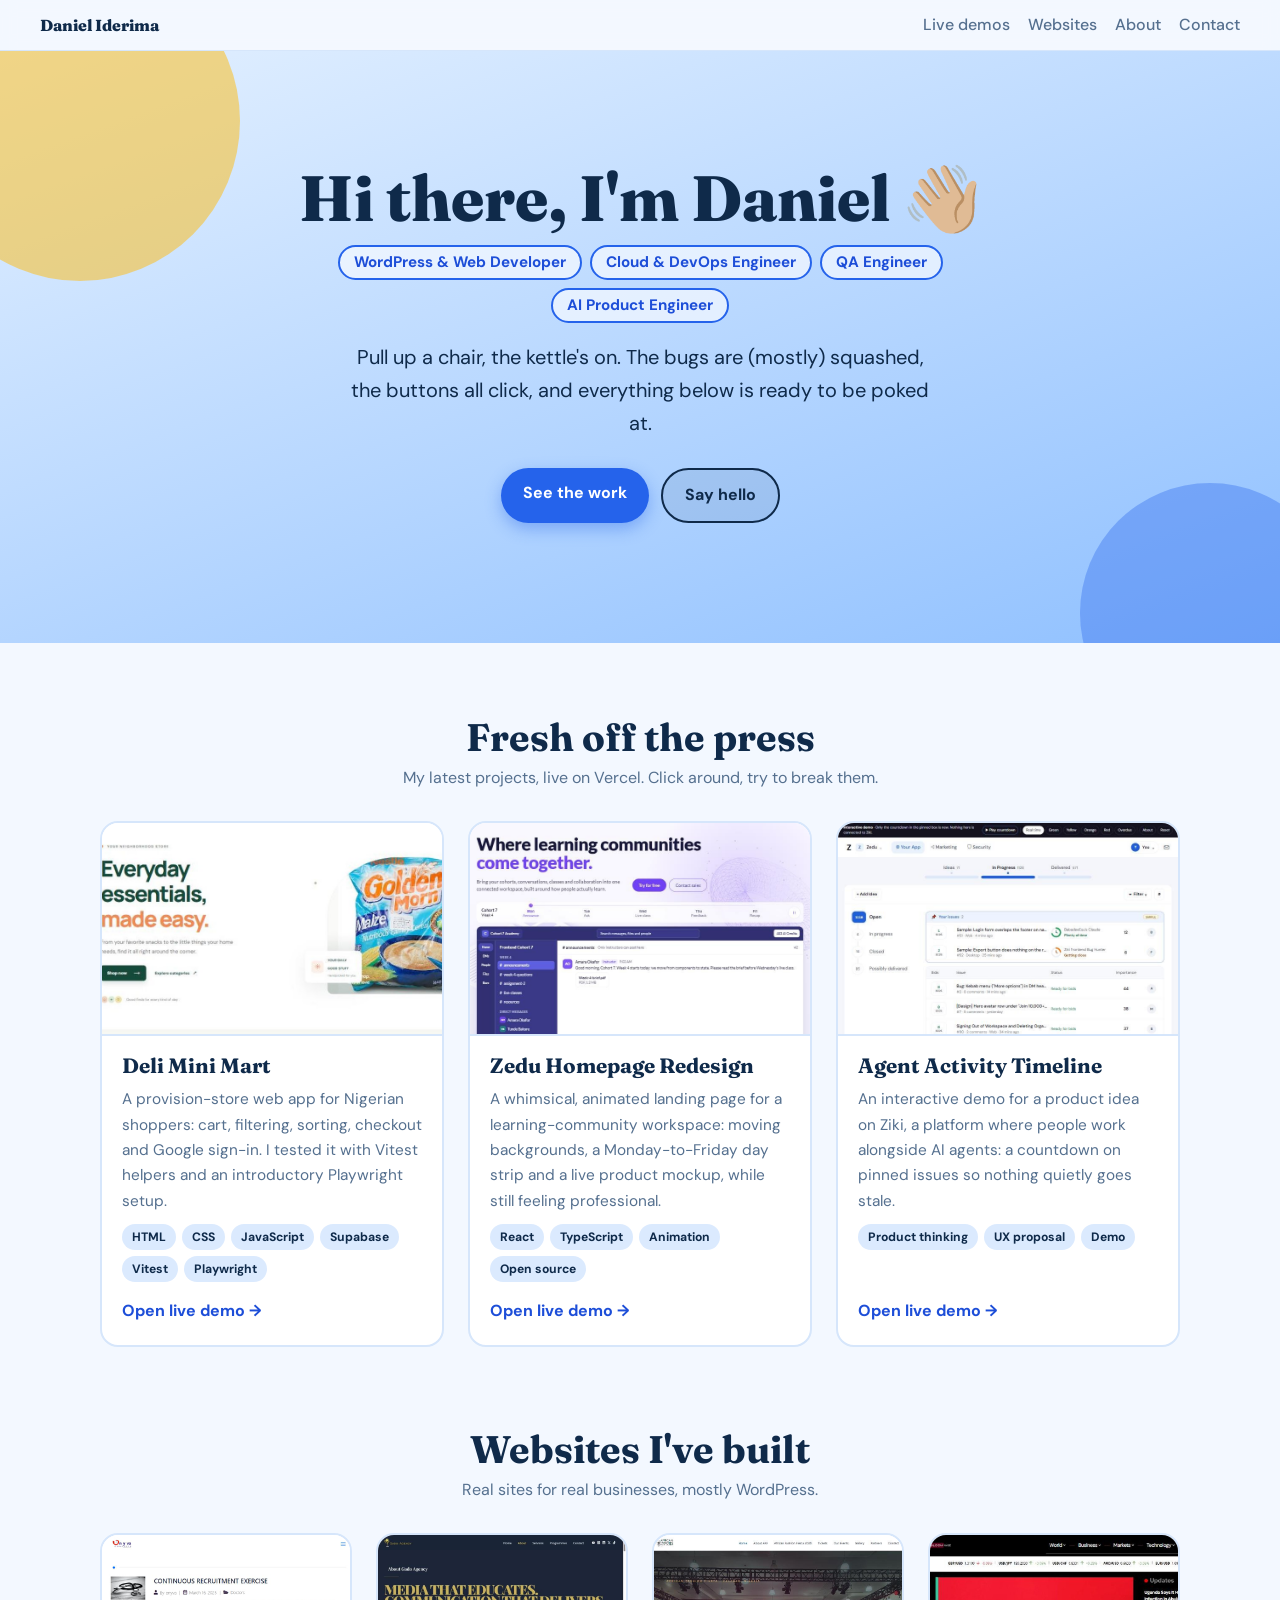
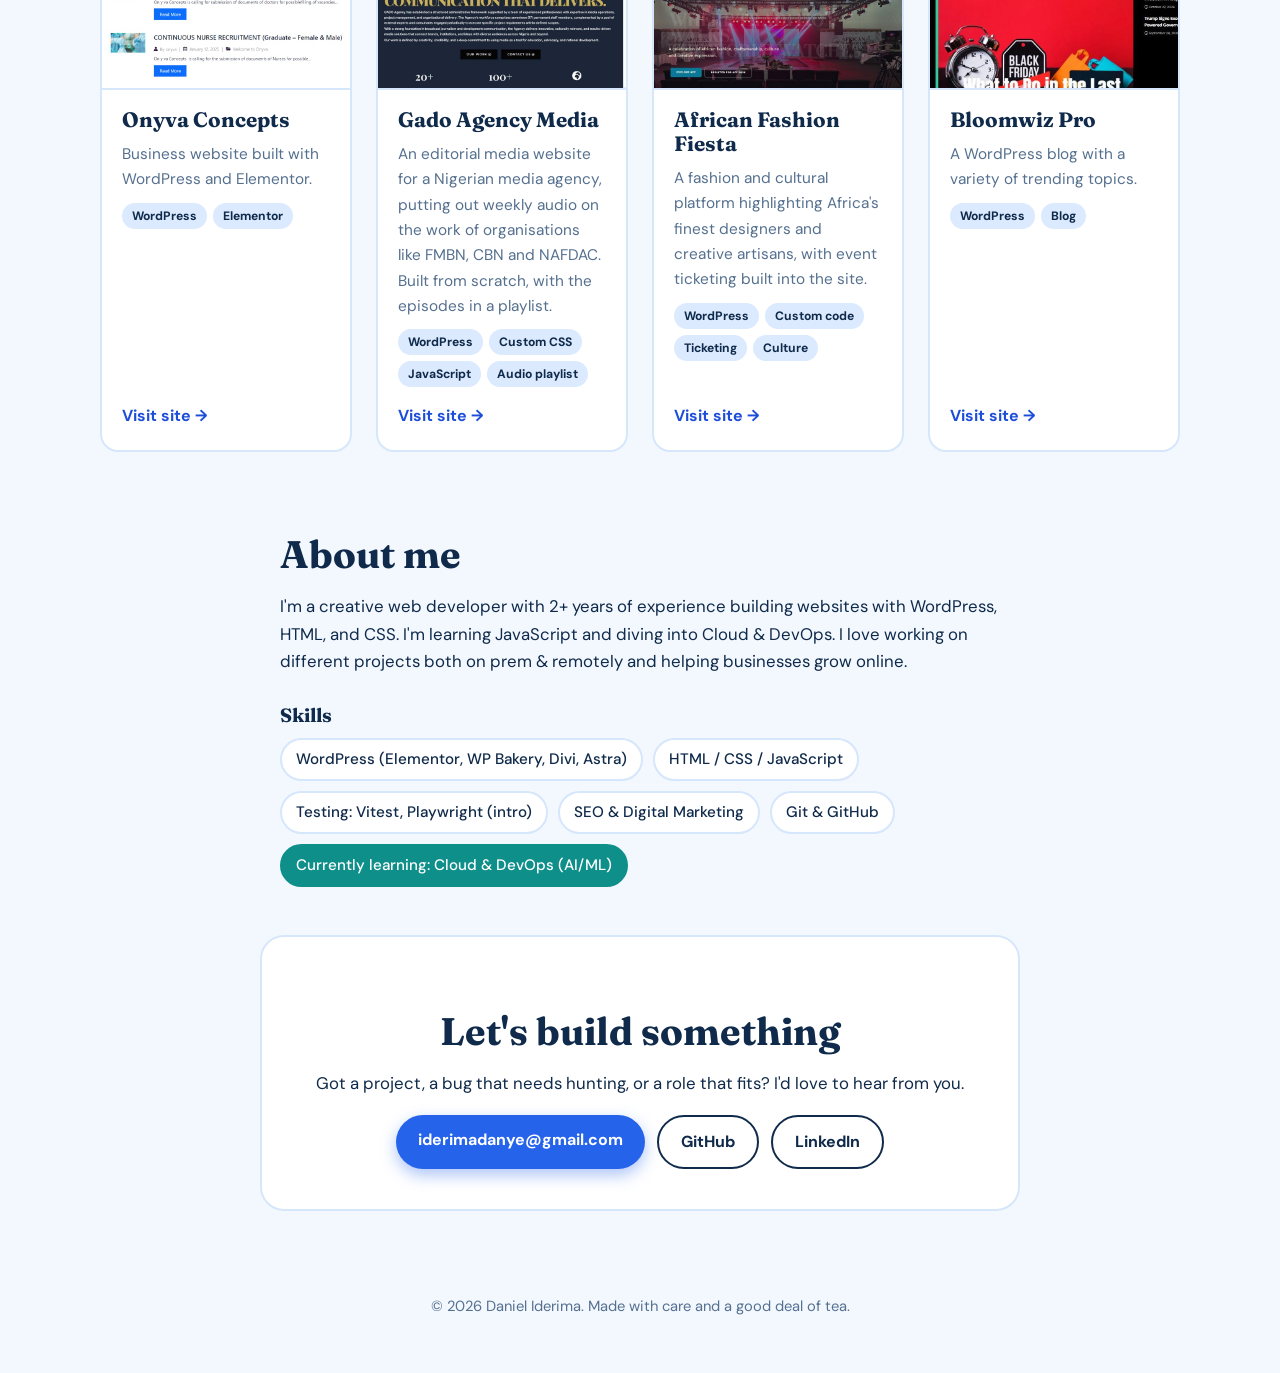
<file: index.html>
<!DOCTYPE html>
<html lang="en">
<head>
    <meta charset="UTF-8">
    <meta name="viewport" content="width=device-width, initial-scale=1.0">
    <title>Daniel Iderima | Portfolio</title>
    <meta name="description" content="Daniel Iderima: WordPress and web developer, cloud and DevOps, QA and AI product engineer. Live demos and client sites.">
    <link rel="preconnect" href="https://fonts.googleapis.com">
    <link rel="preconnect" href="https://fonts.gstatic.com" crossorigin>
    <link href="https://fonts.googleapis.com/css2?family=DM+Sans:wght@400;500;700&family=Fraunces:opsz,wght@9..144,600;9..144,800&display=swap" rel="stylesheet">
    <link rel="stylesheet" href="style.css?v=7">
</head>
<body>
    <a class="skip" href="#work">Skip to the work</a>

    <nav class="nav" aria-label="Main">
        <a class="brand" href="#top">Daniel Iderima</a>
        <ul>
            <li><a href="#vercel">Live demos</a></li>
            <li><a href="#sites">Websites</a></li>
            <li><a href="#about">About</a></li>
            <li><a href="#contact">Contact</a></li>
        </ul>
    </nav>

    <!--Introduction-->
    <header id="top" class="hero">
        <div class="hero-inner">
            <h1>Hi there, I'm Daniel <span class="wave" aria-hidden="true">👋🏼</span></h1>
            <p class="tagline"><span>WordPress &amp; Web Developer</span> <span>Cloud &amp; DevOps Engineer</span> <span>QA Engineer</span> <span>AI Product Engineer</span></p>
            <p class="welcome">Pull up a chair, the kettle's on. The bugs are (mostly) squashed, the buttons all click, and everything below is ready to be poked at.</p>
            <div class="cta">
                <a class="btn primary" href="#work">See the work</a>
                <a class="btn ghost" href="#contact">Say hello</a>
            </div>
        </div>
        <span class="blob b1" aria-hidden="true"></span>
        <span class="blob b2" aria-hidden="true"></span>
    </header>

    <main id="work">
        <!--Latest Vercel projects-->
        <section id="vercel" class="block">
            <div class="section-head">
                <h2>Fresh off the press</h2>
                <p>My latest projects, live on Vercel. Click around, try to break them.</p>
            </div>
            <div class="grid">
                <a class="card" href="https://deli-mini-mart.vercel.app/" target="_blank" rel="noopener">
                    <div class="thumb photo"><img src="images/deli-card.jpg" alt="Deli Mini Mart homepage" loading="lazy" width="800" height="500"></div>
                    <div class="body">
                        <h3>Deli Mini Mart</h3>
                        <p>A provision-store web app for Nigerian shoppers: cart, filtering, sorting, checkout and Google sign-in. I tested it with Vitest helpers and an introductory Playwright setup.</p>
                        <ul class="tags"><li>HTML</li><li>CSS</li><li>JavaScript</li><li>Supabase</li><li>Vitest</li><li>Playwright</li></ul>
                        <span class="go">Open live demo →</span>
                    </div>
                </a>

                <a class="card" href="https://zedu-whimsi.vercel.app/" target="_blank" rel="noopener">
                    <div class="thumb photo"><img src="images/zedu-card.jpg" alt="Zedu homepage with the Monday to Friday strip and product mockup" loading="lazy" width="800" height="500"></div>
                    <div class="body">
                        <h3>Zedu Homepage Redesign</h3>
                        <p>A whimsical, animated landing page for a learning-community workspace: moving backgrounds, a Monday-to-Friday day strip and a live product mockup, while still feeling professional.</p>
                        <ul class="tags"><li>React</li><li>TypeScript</li><li>Animation</li><li>Open source</li></ul>
                        <span class="go">Open live demo →</span>
                    </div>
                </a>

                <a class="card" href="https://agent-activity-timeline.vercel.app/" target="_blank" rel="noopener">
                    <div class="thumb photo"><img src="images/timeline-card.jpg" alt="Interactive demo of the pinned issue countdown" loading="lazy" width="800" height="500"></div>
                    <div class="body">
                        <h3>Agent Activity Timeline</h3>
                        <p>An interactive demo for a product idea on Ziki, a platform where people work alongside AI agents: a countdown on pinned issues so nothing quietly goes stale.</p>
                        <ul class="tags"><li>Product thinking</li><li>UX proposal</li><li>Demo</li></ul>
                        <span class="go">Open live demo →</span>
                    </div>
                </a>
            </div>
        </section>

        <!--Websites-->
        <section id="sites" class="block">
            <div class="section-head">
                <h2>Websites I've built</h2>
                <p>Real sites for real businesses, mostly WordPress.</p>
            </div>
            <div class="grid grid-4">
                <a class="card" href="https://onyvaconcepts.com" target="_blank" rel="noopener">
                    <div class="thumb photo"><img src="images/onyva1-card.jpg" alt="Onyva Concepts website showing recruitment posts" loading="lazy" width="800" height="496"></div>
                    <div class="body">
                        <h3>Onyva Concepts</h3>
                        <p>Business website built with WordPress and Elementor.</p>
                        <ul class="tags"><li>WordPress</li><li>Elementor</li></ul>
                        <span class="go">Visit site →</span>
                    </div>
                </a>

                <a class="card" href="https://gadoagencymedia.com" target="_blank" rel="noopener">
                    <div class="thumb photo"><img src="images/gado-card.jpg" alt="Gado Agency about page" loading="lazy" width="800" height="500"></div>
                    <div class="body">
                        <h3>Gado Agency Media</h3>
                        <p>An editorial media website for a Nigerian media agency, putting out weekly audio on the work of organisations like FMBN, CBN and NAFDAC. Built from scratch, with the episodes in a playlist.</p>
                        <ul class="tags"><li>WordPress</li><li>Custom CSS</li><li>JavaScript</li><li>Audio playlist</li></ul>
                        <span class="go">Visit site →</span>
                    </div>
                </a>

                <a class="card" href="https://africanfashionfiesta.com" target="_blank" rel="noopener">
                    <div class="thumb photo"><img src="images/aff-card.jpg" alt="African Fashion Fiesta homepage showing a runway stage" loading="lazy" width="800" height="500"></div>
                    <div class="body">
                        <h3>African Fashion Fiesta</h3>
                        <p>A fashion and cultural platform highlighting Africa's finest designers and creative artisans, with event ticketing built into the site.</p>
                        <ul class="tags"><li>WordPress</li><li>Custom code</li><li>Ticketing</li><li>Culture</li></ul>
                        <span class="go">Visit site →</span>
                    </div>
                </a>

                <a class="card" href="https://bloomwiz.pro" target="_blank" rel="noopener">
                    <div class="thumb photo"><img src="images/bloomwiz-card.jpg" alt="Bloomwiz news site homepage" loading="lazy" width="800" height="500"></div>
                    <div class="body">
                        <h3>Bloomwiz Pro</h3>
                        <p>A WordPress blog with a variety of trending topics.</p>
                        <ul class="tags"><li>WordPress</li><li>Blog</li></ul>
                        <span class="go">Visit site →</span>
                    </div>
                </a>
            </div>
        </section>

        <!--About-->
        <section id="about" class="block narrow">
            <h2>About me</h2>
            <p>I'm a creative web developer with 2+ years of experience building websites with WordPress, HTML, and CSS. I'm learning JavaScript and diving into Cloud &amp; DevOps. I love working on different projects both on prem &amp; remotely and helping businesses grow online.</p>

            <h3 class="sub">Skills</h3>
            <ul class="chips">
                <li>WordPress (Elementor, WP Bakery, Divi, Astra)</li>
                <li>HTML / CSS / JavaScript</li>
                <li>Testing: Vitest, Playwright (intro)</li>
                <li>SEO &amp; Digital Marketing</li>
                <li>Git &amp; GitHub</li>
                <li class="learning">Currently learning: Cloud &amp; DevOps (AI/ML)</li>
            </ul>
        </section>

        <!--Contact-->
        <section id="contact" class="block narrow contact">
            <h2>Let's build something</h2>
            <p>Got a project, a bug that needs hunting, or a role that fits? I'd love to hear from you.</p>
            <div class="cta">
                <a class="btn primary" href="mailto:iderimadanye@gmail.com">iderimadanye@gmail.com</a>
                <a class="btn ghost" href="https://github.com/BabadeeEsu" target="_blank" rel="noopener">GitHub</a>
                <a class="btn ghost" href="https://linkedin.com/in/daniel-iderima-ops/" target="_blank" rel="noopener">LinkedIn</a>
            </div>
        </section>
    </main>

    <footer>
        <p>© 2026 Daniel Iderima. Made with care and a good deal of tea.</p>
    </footer>
</body>
</html>
</file>
<file: style.css>
:root {
    --bg: #f3f8ff; --paper: #ffffff; --ink: #0f2a4a; --muted: #55708f; --line: #d6e6fb;
    --accent: #2563eb; --accent-dark: #1d4ed8; --pop: #fbbf24; --tint: #dbeafe; --chip: #0f8f8a;
    --hero-grad: linear-gradient(160deg, #e3f0ff 0%, #b9d8ff 50%, #8fc0ff 100%);
    --hero-ink: #0f2a4a; --hero-tag: #1d4ed8; --shadow-rgb: 30, 64, 130;
}

* { box-sizing: border-box; }
html { scroll-behavior: smooth; }

body {
    margin: 0;
    font-family: "DM Sans", system-ui, -apple-system, "Segoe UI", Arial, sans-serif;
    line-height: 1.65;
    background: var(--bg);
    color: var(--ink);
}

h1, h2, h3 { font-family: "Fraunces", Georgia, serif; line-height: 1.15; }
a { color: var(--accent-dark); }
img { max-width: 100%; display: block; }

.skip {
    position: absolute; left: -999px; top: 0;
    background: var(--ink); color: #fff; padding: 8px 14px; z-index: 100;
}
.skip:focus { left: 8px; top: 8px; }

/* Nav */
.nav {
    position: sticky; top: 0; z-index: 50;
    display: flex; justify-content: space-between; align-items: center;
    padding: 12px clamp(16px, 4vw, 40px);
    background: color-mix(in srgb, var(--bg) 92%, transparent);
    backdrop-filter: blur(8px);
    border-bottom: 1px solid var(--line);
}
.brand { font-family: "Fraunces", Georgia, serif; font-weight: 800; text-decoration: none; color: var(--ink); }
.nav ul { display: flex; gap: 18px; list-style: none; margin: 0; padding: 0; flex-wrap: wrap; }
.nav ul a { text-decoration: none; color: var(--muted); font-weight: 500; }
.nav ul a:hover, .nav ul a:focus-visible { color: var(--accent-dark); }

/* Hero */
.hero {
    position: relative; overflow: hidden;
    padding: clamp(56px, 10vw, 110px) 20px clamp(64px, 10vw, 120px);
    text-align: center;
    background: var(--hero-grad);
}
.hero-inner { position: relative; z-index: 2; max-width: 760px; margin: 0 auto; }
.hero h1 { color: var(--hero-ink); font-size: clamp(2.2rem, 6vw, 4rem); font-weight: 800; margin: 0 0 10px; }
.wave { display: inline-block; transform-origin: 70% 80%; animation: wave 2.6s ease-in-out infinite; }
.tagline { font-size: clamp(1rem, 2.4vw, 1.25rem); font-weight: 700; color: var(--hero-tag); margin: 0 0 18px; }
.tagline { display: flex; flex-wrap: wrap; justify-content: center; gap: 8px; }
.tagline span { white-space: nowrap; background: rgba(255,255,255,.6); border: 2px solid var(--accent); color: var(--accent-dark); padding: 3px 14px; border-radius: 999px; font-size: .95rem; }
.welcome { color: var(--hero-ink); font-size: clamp(1.05rem, 2.2vw, 1.25rem); max-width: 600px; margin: 0 auto 28px; }

.blob { position: absolute; border-radius: 50%; z-index: 1; opacity: 0.55; }
.b1 { width: 320px; height: 320px; background: var(--pop); top: -90px; left: -80px; animation: float 9s ease-in-out infinite; }
.b2 { width: 260px; height: 260px; background: var(--accent); bottom: -100px; right: -60px; opacity: 0.35; animation: float 11s ease-in-out infinite reverse; }

/* Buttons */
.cta { display: flex; gap: 12px; justify-content: center; flex-wrap: wrap; }
.btn {
    display: inline-block; padding: 12px 22px; border-radius: 999px;
    font-weight: 700; text-decoration: none;
    transition: transform .2s ease, box-shadow .2s ease, background .2s ease;
}
.btn.primary { background: var(--accent); color: #fff; box-shadow: 0 6px 16px color-mix(in srgb, var(--accent) 38%, transparent); }
.btn.primary:hover, .btn.primary:focus-visible { background: var(--accent-dark); transform: translateY(-2px) rotate(-1deg); }
.btn.ghost { background: rgba(255,255,255,.7); color: var(--ink); border: 2px solid var(--ink); }
.hero .btn.ghost { color: var(--hero-ink); border-color: var(--hero-ink); background: color-mix(in srgb, var(--hero-ink) 8%, transparent); }
.btn.ghost:hover, .btn.ghost:focus-visible { background: #fff; transform: translateY(-2px) rotate(1deg); }

/* Sections */
.block { max-width: 1120px; margin: 0 auto; padding: clamp(40px, 6vw, 72px) 20px 8px; }
.block.narrow { max-width: 760px; }
.section-head { text-align: center; margin-bottom: 30px; }
.section-head h2, .block > h2 { font-size: clamp(1.7rem, 4vw, 2.4rem); margin: 0 0 6px; }
.section-head p { color: var(--muted); margin: 0; }

/* Cards */
.grid { display: grid; gap: 24px; grid-template-columns: repeat(auto-fit, minmax(290px, 1fr)); }
.grid-4 { grid-template-columns: repeat(auto-fit, minmax(240px, 1fr)); }

.card {
    display: flex; flex-direction: column;
    background: var(--paper); color: var(--ink);
    border: 2px solid var(--line); border-radius: 18px; overflow: hidden;
    text-decoration: none; box-shadow: var(--shadow);
    transition: transform .25s cubic-bezier(.3, 1.4, .5, 1), box-shadow .25s ease, border-color .25s ease;
}
.card:hover, .card:focus-visible {
    transform: rotate(-2deg) translateY(-8px) scale(1.02);
    box-shadow: 0 18px 36px rgba(var(--shadow-rgb), .22);
    border-color: var(--pop);
}
.grid .card:nth-child(even):hover, .grid .card:nth-child(even):focus-visible { transform: rotate(2deg) translateY(-8px) scale(1.02); }
.card:focus-visible { outline: 3px solid var(--accent); outline-offset: 3px; }

.thumb { aspect-ratio: 16 / 10; display: grid; place-items: center; overflow: hidden; border-bottom: 2px solid var(--line); }
.thumb span { font-size: 3.4rem; transition: transform .3s ease; }
.card:hover .thumb span { transform: scale(1.2) rotate(8deg); }
.thumb.photo img { width: 100%; height: 100%; object-fit: cover; object-position: top; }

.body { display: flex; flex-direction: column; gap: 10px; padding: 18px 20px 20px; flex: 1; }
.body h3 { margin: 0; font-size: 1.3rem; }
.body p { margin: 0; color: var(--muted); font-size: .96rem; }
.tags { display: flex; flex-wrap: wrap; gap: 6px; list-style: none; margin: 0; padding: 0; }
.tags li { background: var(--tint); color: var(--ink); font-size: .76rem; font-weight: 700; padding: 3px 10px; border-radius: 999px; }
.go { margin-top: auto; padding-top: 6px; font-weight: 700; color: var(--accent-dark); }

/* About + chips */
.block.narrow p { font-size: 1.05rem; }
.sub { margin: 28px 0 12px; font-size: 1.2rem; }
.chips { display: flex; flex-wrap: wrap; gap: 10px; list-style: none; margin: 0; padding: 0; }
.chips li { background: var(--paper); border: 2px solid var(--line); padding: 7px 14px; border-radius: 999px; font-weight: 500; font-size: .95rem; }
.chips li.learning { background: var(--chip); border-color: var(--chip); color: #fff; }

/* Contact */
.contact { text-align: center; margin-top: 40px; margin-bottom: 40px; background: var(--paper); border: 2px solid var(--line); border-radius: 24px; padding-bottom: 40px; box-shadow: var(--shadow); }
.contact .btn.ghost { background: transparent; }

footer { text-align: center; padding: 28px 20px 40px; color: var(--muted); font-size: .92rem; }

@keyframes wave { 0%, 60%, 100% { transform: rotate(0); } 10%, 30% { transform: rotate(16deg); } 20%, 40% { transform: rotate(-10deg); } 50% { transform: rotate(8deg); } }
@keyframes float { 0%, 100% { transform: translateY(0); } 50% { transform: translateY(22px); } }

@media (max-width: 560px) {
    .nav ul { gap: 12px; font-size: .9rem; }
    .brand { display: none; }
    .nav { justify-content: center; }
}

@media (prefers-reduced-motion: reduce) {
    html { scroll-behavior: auto; }
    .wave, .blob { animation: none; }
    .card, .btn, .thumb span { transition: none; }
    .card:hover, .card:focus-visible, .grid .card:nth-child(even):hover { transform: none; }
}
</file>
